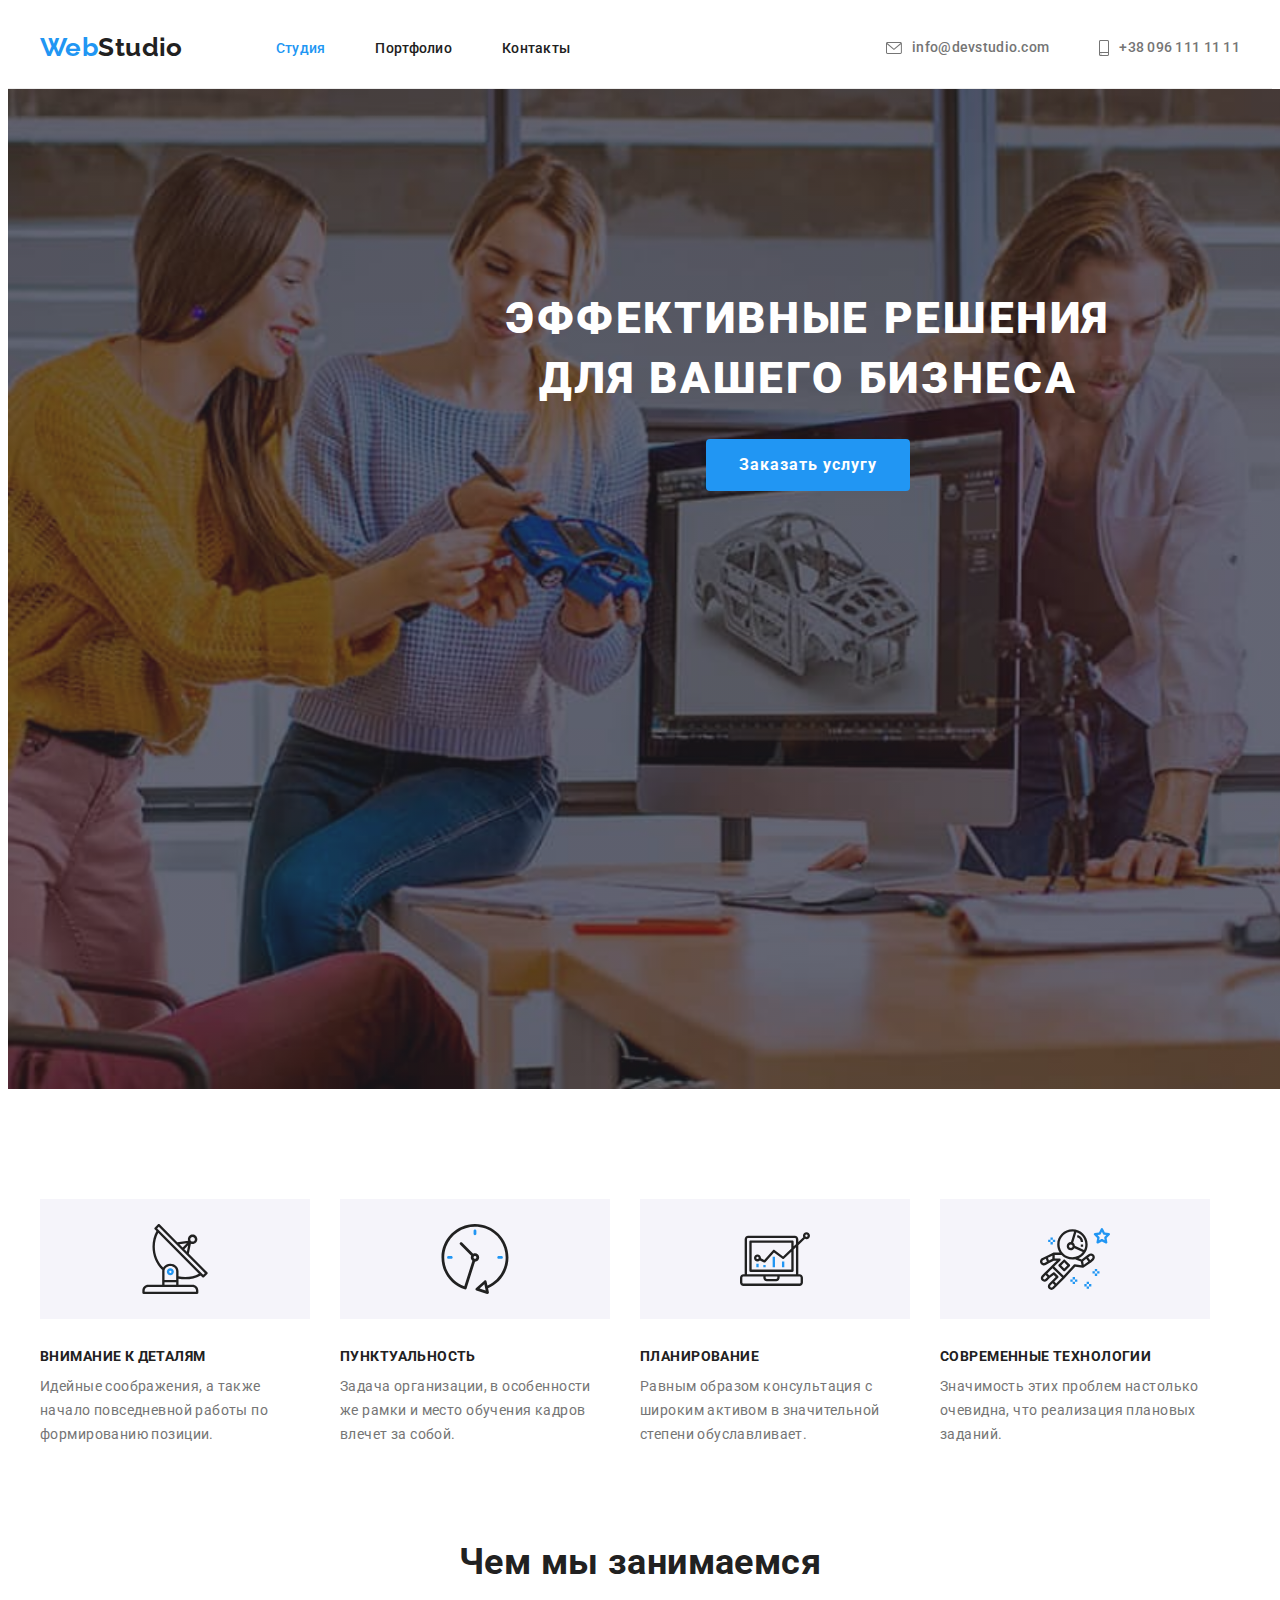
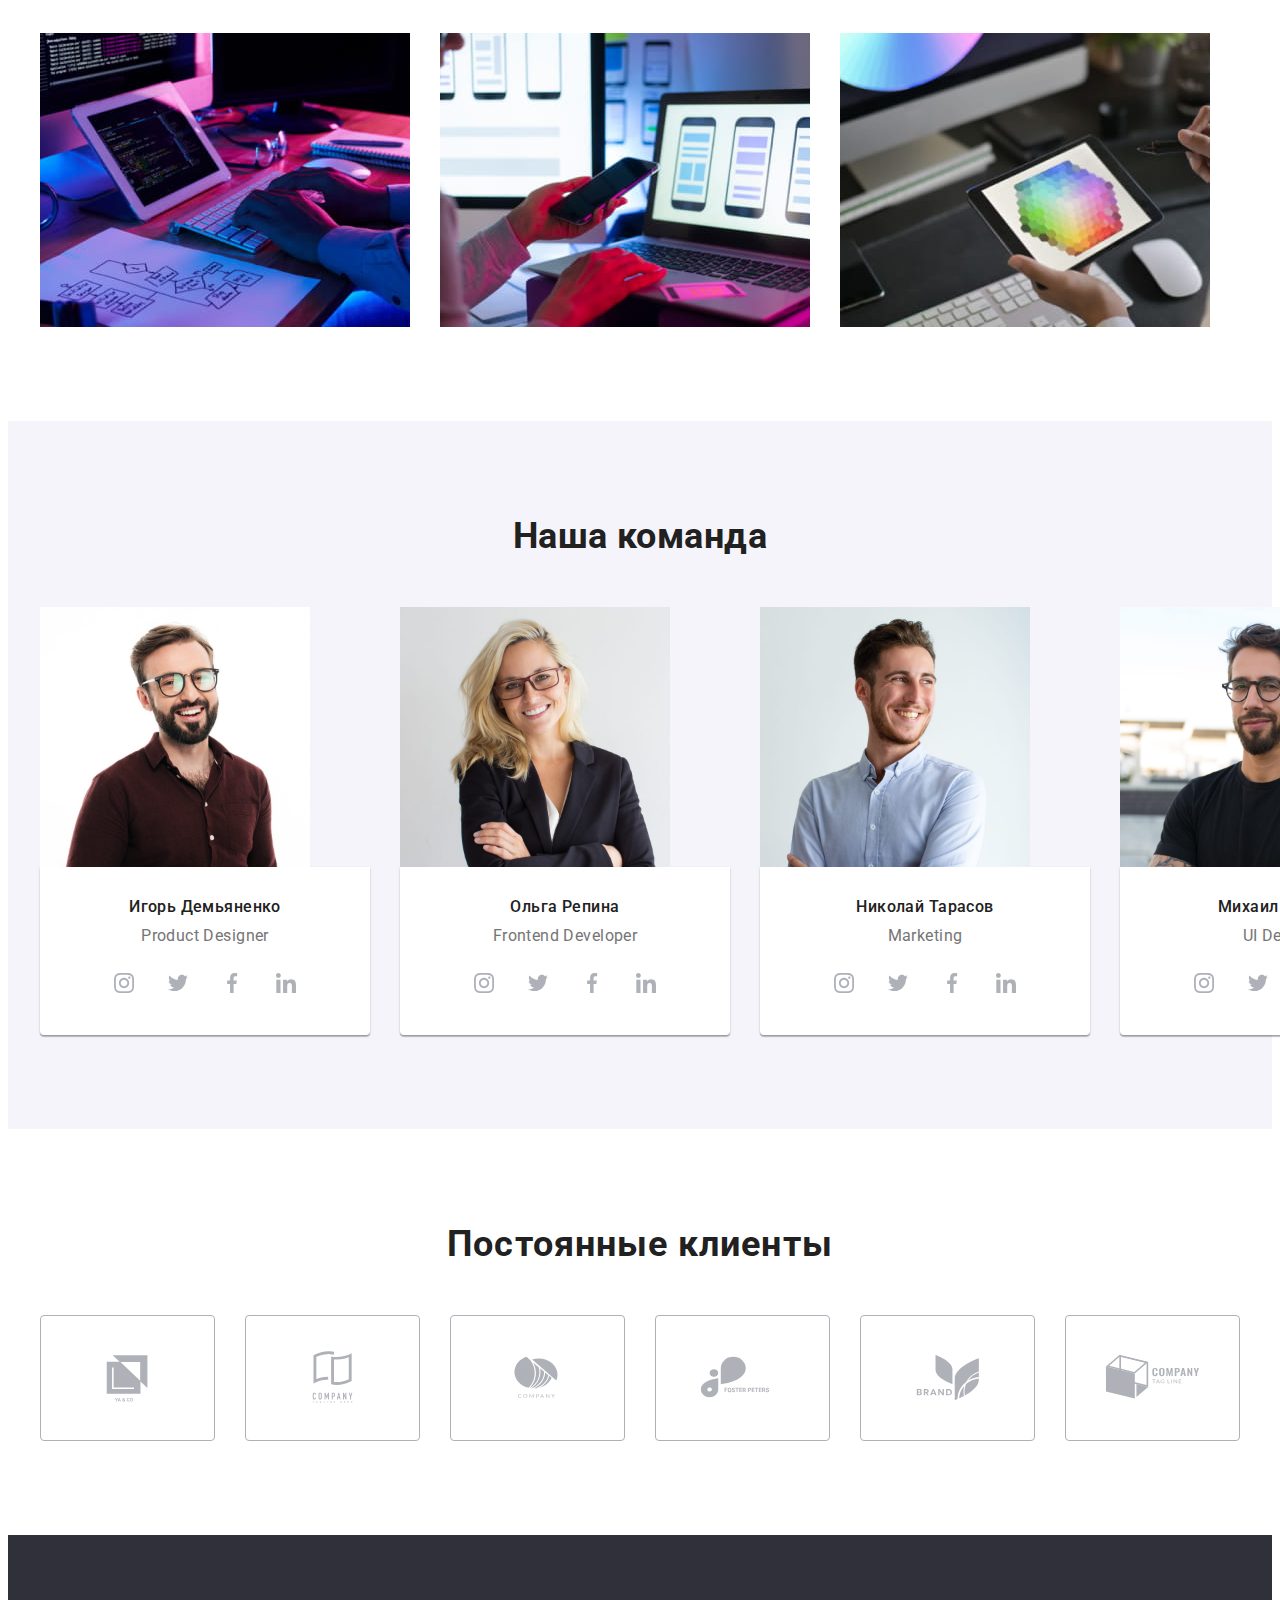
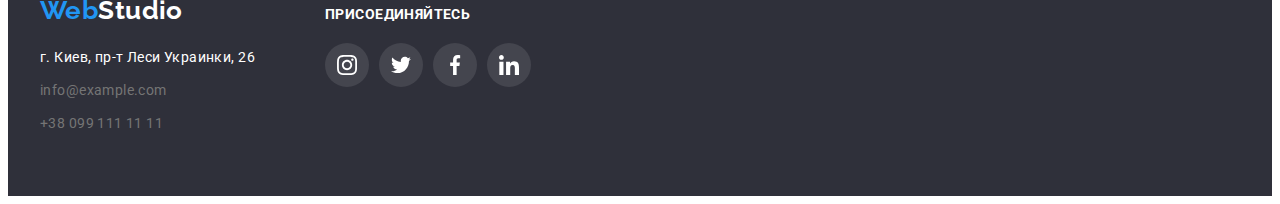
<file: index.html>
<!DOCTYPE html>
<html lang="ru">
<head>
    <meta charset="UTF-8">
    <meta http-equiv="X-UA-Compatible" content="IE=edge">
    <meta name="viewport" content="width=device-width, initial-scale=1.0">
    <title>Document</title>
    <link rel="preconnect" href="https://fonts.googleapis.com">
    <link rel="preconnect" href="https://fonts.gstatic.com" crossorigin>
    <link href="https://fonts.googleapis.com/css2?family=Raleway:wght@700&family=Roboto:wght@400;500;700;900&display=swap"
        rel="stylesheet">
    <link rel="stylesheet" href="https://cdnjs.cloudflare.com/ajax/libs/modern-normalize/1.1.0/modern-normalize.min.css"
        integrity="sha512-wpPYUAdjBVSE4KJnH1VR1HeZfpl1ub8YT/NKx4PuQ5NmX2tKuGu6U/JRp5y+Y8XG2tV+wKQpNHVUX03MfMFn9Q=="
        crossorigin="anonymous" referrerpolicy="no-referrer" />
    <link rel="stylesheet" href="./css/styles.css" />  
</head>
<body>
    
<header class="header">
    <div class="container">
    <nav class="header-nav">
        <a class="logo-link link" href="./index.html"><span class="logo-blue">Web</span>Studio</a>
        <ul class="header-list list">
            <li class="header-item"><a href="" class="header-link link current">Студия</a></li>
            <li class="header-item"><a href="./portfolio.html" class="header-link link">Портфолио</a></li>
            <li class="header-item"><a href="" class="header-link link">Контакты</a></li>
        </ul>
    </nav>
    <ul class="header-list-info list">
        <li class="header-item-info">
            <a class="header-info link" href="mailto:info@devstudio.com">
            <svg class="icon-email" width="16" height="12">
            <use href="./images/icons.svg#icon-email"></use>
            </svg>info@devstudio.com</a>
        </li>
        <li class="header-item-info">
            <a class="header-info link" href="tel:+380961111111">
            <svg class="icon-smartphone" width="10" height="16">
            <use href="./images/icons.svg#icon-smartphone"></use>
            </svg>+38 096 111 11 11</a></li>
    </ul>
    </div>
</header>
    
    <main>
    <section class="hero">
        <div class="container ">
        <h1 class="hero-title">Эффективные решения для вашего бизнеса</h1>
        <button type="button" class="hero-button">Заказать услугу</button>
        </div>
    </section>

    <section class="benefits section">
        <div class="container"> 
        <h2 class="benefits-title visually-hidden">Наши преимущества</h2>
        
        <ul class="benefits-svg-list list">
        <li class="benefits-svg-item">
            <svg class="icon-email" width="16" height="12"></svg>
            <use href="./images/icons.svg#icon-email"></use>
        </li>
        </ul>

        <ul class="benefits-list list"> 
            <li class="benefits-item">
                <div class="benefits-logo"><svg class="icon-benefits" width="70" height="70">
                <use href="./images/icons.svg#icon-antenna"></use></svg></div>
                <h3 class="benefits-item-text">Внимание к деталям</h3>
                <p class="benefits-text">Идейные соображения, а также начало повседневной работы по формированию позиции.</p>
            </li>
            <li class="benefits-item">
                <div class="benefits-logo"><svg class="icon-benefits" width="70" height="70">
                <use href="./images/icons.svg#icon-clock"></use></svg></div>
                <h3 class="benefits-item-text">Пунктуальность</h3>
                <p class="benefits-text">Задача организации, в особенности же рамки и место обучения кадров влечет за собой.</p>
            </li>
            <li class="benefits-item">
                <div class="benefits-logo"><svg class="icon-benefits" width="70" height="70">
                <use href="./images/icons.svg#icon-diagramm"></use></svg></div>
                <h3 class="benefits-item-text">Планирование</h3>
                <p class="benefits-text">Равным образом консультация с широким активом в значительной степени обуславливает.</p>
            </li>
            <li class="benefits-item">
                <div class="benefits-logo"><svg class="icon-benefits" width="70" height="70">
                <use href="./images/icons.svg#icon-astronaut"></use></svg></div>
                <h3 class="benefits-item-text">Современные технологии</h3>
                <p class="benefits-text">Значимость этих проблем настолько очевидна, что реализация плановых заданий.</p>
            </li>
        </ul>
        </div>
    </section>

    <section class="about section">
        <div class="container">
        <h2 class="about-title">Чем мы занимаемся</h2>
        <ul class="about-list list">
            <li class="about-item ">
                <img src="./images/img1.jpg" alt="Desktop Applications"
                width="370"
                height="294"/>
            </li>
            <li class="about-item">
                <img src="./images/img2.jpg" alt="Mobile applications"
                width="370"
                height="294"/>
            </li>
            <li class="about-item">
                <img src="./images/img3.jpg" alt="Design solutions"
                width="370"
                height="294"/>
            </li>
        </ul>
        </div>
    </section>

    <section class="team section">
        <div class="container">
        <h2 class="team-title">Наша команда</h2>
        <ul class="team-list list">
            <li class="team-item"> 
                <img src="./images/img.Igor.jpg" alt="Portrait of Igor"
                width="270"
                height="260"/>

                <div class="card-team">
                <h3 class="team-item-text">Игорь Демьяненко</h3>
                <p class="team-text">Product Designer</p>
                
                <ul class="team-soc-list list">
                    <li class="team-soc-item">
                        <a href="" class="team-soc-link link">
                        <svg class="team-soc-icon" width="20" height="20">
                        <use href="./images/icons.svg#icon-instagram-1"></use></svg></a>
                    </li>
                    <li class="team-soc-item">
                        <a href="" class="team-soc-link link">
                        <svg class="team-soc-icon" width="20" height="20">
                        <use href="./images/icons.svg#icon-twitter-1"></use></svg></a>
                    </li>
                    <li class="team-soc-item">
                        <a href="" class="team-soc-link link">
                        <svg class="team-soc-icon" width="20" height="20">
                        <use href="./images/icons.svg#icon-facebook-1"></use></svg></a>
                    </li>
                    <li class="team-soc-item">
                        <a href="" class="team-soc-link link">
                        <svg class="team-soc-icon" width="20" height="20">
                        <use href="./images/icons.svg#icon-linkedin-1"></use></svg></a>
                    </li>
                </ul>
                </div>
            </li>
            <li class="team-item">
                <img src="./images/img.Olga.jpg" alt="Portrait of Olga" 
                width="270" 
                height="260"/>

                <div class="card-team">
                <h3 class="team-item-text">Ольга Репина</h3>
                <p class="team-text">Frontend Developer</p>
                
                <ul class="team-soc-list list">
                    <li class="team-soc-item">
                        <a href="" class="team-soc-link link">
                        <svg class="team-soc-icon" width="20" height="20">
                        <use href="./images/icons.svg#icon-instagram-1"></use></svg></a>
                    </li>
                    <li class="team-soc-item">
                        <a href="" class="team-soc-link link">
                        <svg class="team-soc-icon" width="20" height="20">
                        <use href="./images/icons.svg#icon-twitter-1"></use></svg></a>
                    </li>
                    <li class="team-soc-item">
                        <a href="" class="team-soc-link link">
                        <svg class="team-soc-icon" width="20" height="20">
                        <use href="./images/icons.svg#icon-facebook-1"></use></svg></a>
                    </li>
                    <li class="team-soc-item">
                        <a href="" class="team-soc-link link">
                        <svg class="team-soc-icon" width="20" height="20">
                        <use href="./images/icons.svg#icon-linkedin-1"></use></svg></a>
                    </li>
                </ul>
                </div>
            </li>
            <li class="team-item">
                <img src="./images/img.Nicholas.jpg" alt="Portrait of Nicholas" 
                width="270" 
                height="260"/>

                <div class="card-team">
                <h3 class="team-item-text">Николай Тарасов</h3>
                <p class="team-text">Marketing</p>

                <ul class="team-soc-list list">
                    <li class="team-soc-item">
                        <a href="" class="team-soc-link link">
                        <svg class="team-soc-icon" width="20" height="20">
                        <use href="./images/icons.svg#icon-instagram-1"></use></svg></a>
                    </li>
                    <li class="team-soc-item">
                        <a href="" class="team-soc-link link">
                        <svg class="team-soc-icon" width="20" height="20">
                        <use href="./images/icons.svg#icon-twitter-1"></use></svg></a>
                    </li>
                    <li class="team-soc-item">
                        <a href="" class="team-soc-link link">
                        <svg class="team-soc-icon" width="20" height="20">
                        <use href="./images/icons.svg#icon-facebook-1"></use></svg></a>
                    </li>
                    <li class="team-soc-item">
                        <a href="" class="team-soc-link link">
                        <svg class="team-soc-icon" width="20" height="20">
                        <use href="./images/icons.svg#icon-linkedin-1"></use></svg></a>
                    </li>
                </ul>
                </div>
            </li>
            <li class="team-item">
                <img src="./images/img.Michael.jpg" alt="Portrait of Michael" 
                width="270" 
                height="260"/>

                <div class="card-team">
                <h3 class="team-item-text">Михаил Ермаков</h3>
                <p class="team-text">UI Designer</p>

                <ul class="team-soc-list list">
                    <li class="team-soc-item">
                        <a href="" class="team-soc-link link">
                        <svg class="team-soc-icon" width="20" height="20">
                        <use href="./images/icons.svg#icon-instagram-1"></use></svg></a>
                    </li>
                    <li class="team-soc-item">
                        <a href="" class="team-soc-link link">
                        <svg class="team-soc-icon" width="20" height="20">
                        <use href="./images/icons.svg#icon-twitter-1"></use></svg></a>
                    </li>
                    <li class="team-soc-item">
                        <a href="" class="team-soc-link link">
                        <svg class="team-soc-icon" width="20" height="20">
                        <use href="./images/icons.svg#icon-facebook-1"></use></svg></a>
                    </li>
                    <li class="team-soc-item">
                        <a href="" class="team-soc-link link">
                        <svg class="team-soc-icon" width="20" height="20">
                        <use href="./images/icons.svg#icon-linkedin-1"></use></svg></a>
                    </li>
                </ul>
                </div>
            </li>
        </ul>
        </div>
    </section>
    </main>

    <section class="clients section">
        <div class="container">
            <h2 class="clients-title">Постоянные клиенты</h2>
            <ul class="clients-list list">
                <li class="clients-item">
                    <a href="" class="icon-link link">
                        <svg class="clients-icon" width="106" height="60">
                            <use href="./images/icons.svg#icon-Logo"></use>
                        </svg></a>
                </li>
                <li class="clients-item">
                    <a href="" class="icon-link link">
                        <svg class="clients-icon" width="106" height="60">
                            <use href="./images/icons.svg#icon-Logo-1"></use>
                        </svg></a>
                </li>
                <li class="clients-item">
                    <a href="" class="icon-link link">
                        <svg class="clients-icon" width="106" height="60">
                            <use href="./images/icons.svg#icon-Logo-2"></use>
                        </svg></a>
                </li>
                <li class="clients-item">
                    <a href="" class="icon-link link">
                        <svg class="clients-icon" width="106" height="60">
                            <use href="./images/icons.svg#icon-Logo-4"></use>
                        </svg></a>
                </li>
                <li class="clients-item">
                    <a href="" class="icon-link link">
                        <svg class="clients-icon" width="106" height="60">
                            <use href="./images/icons.svg#icon-Logo-5"></use>
                        </svg></a>
                </li>
                <li class="clients-item">
                    <a href="" class="icon-link link">
                        <svg class="clients-icon" width="106" height="60">
                            <use href="./images/icons.svg#icon-Logo-6"></use>
                        </svg></a>
                </li>
            </ul>
        </div>
    </section>




    <footer class="footer">
        <div class="container">
        <div class="foot-first">
        <a class="logo-link-footer link" href="./index.html"><span class="logo-blue">Web</span>Studio</a>
        <address class="footer-adress">
        <ul class="footer-list list">
            <li class="footer-item"><a href="" class="footer-location link">г. Киев, пр-т Леси Украинки, 26</a></li>
            <li class="footer-item"><a href="mailto:info@example.com" class="footer-info link">info@example.com</a></li>
            <li class="footer-item"><a href="tel:+380991111111" class="footer-info link">+38 099 111 11 11</a></li>
        </ul>
        </address>
        </div>

        <div class="foot-title">
            <p class="soc-title">присоединяйтесь</p>
            <ul class="soc-list list">
                <li class="soc-item">
                    <a class="soc-logo-footer link">
                        <svg class="foot-soc-icon" width="20" height="20">
                        <use href="./images/icons.svg#icon-instagram-2"></use></svg>
                    </a>
                </li>
                <li class="soc-item">
                    <a class="soc-logo-footer link">
                        <svg class="foot-soc-icon" width="20" height="20">
                        <use href="./images/icons.svg#icon-twitter-2"></use></svg>
                    </a>
                </li>
                <li class="soc-item">
                    <a class="soc-logo-footer link">
                        <svg class="foot-soc-icon" width="20" height="20">
                        <use href="./images/icons.svg#icon-facebook-2"></use></svg>
                    </a>
                </li>
                <li class="soc-item">
                    <a class="soc-logo-footer link">
                        <svg class="foot-soc-icon" width="20" height="20">
                        <use href="./images/icons.svg#icon-linkedin-2"></use></svg>
                    </a>
                </li>
            </ul>
        </div>
        </div>

    </footer>
</body>
</html>
</file>
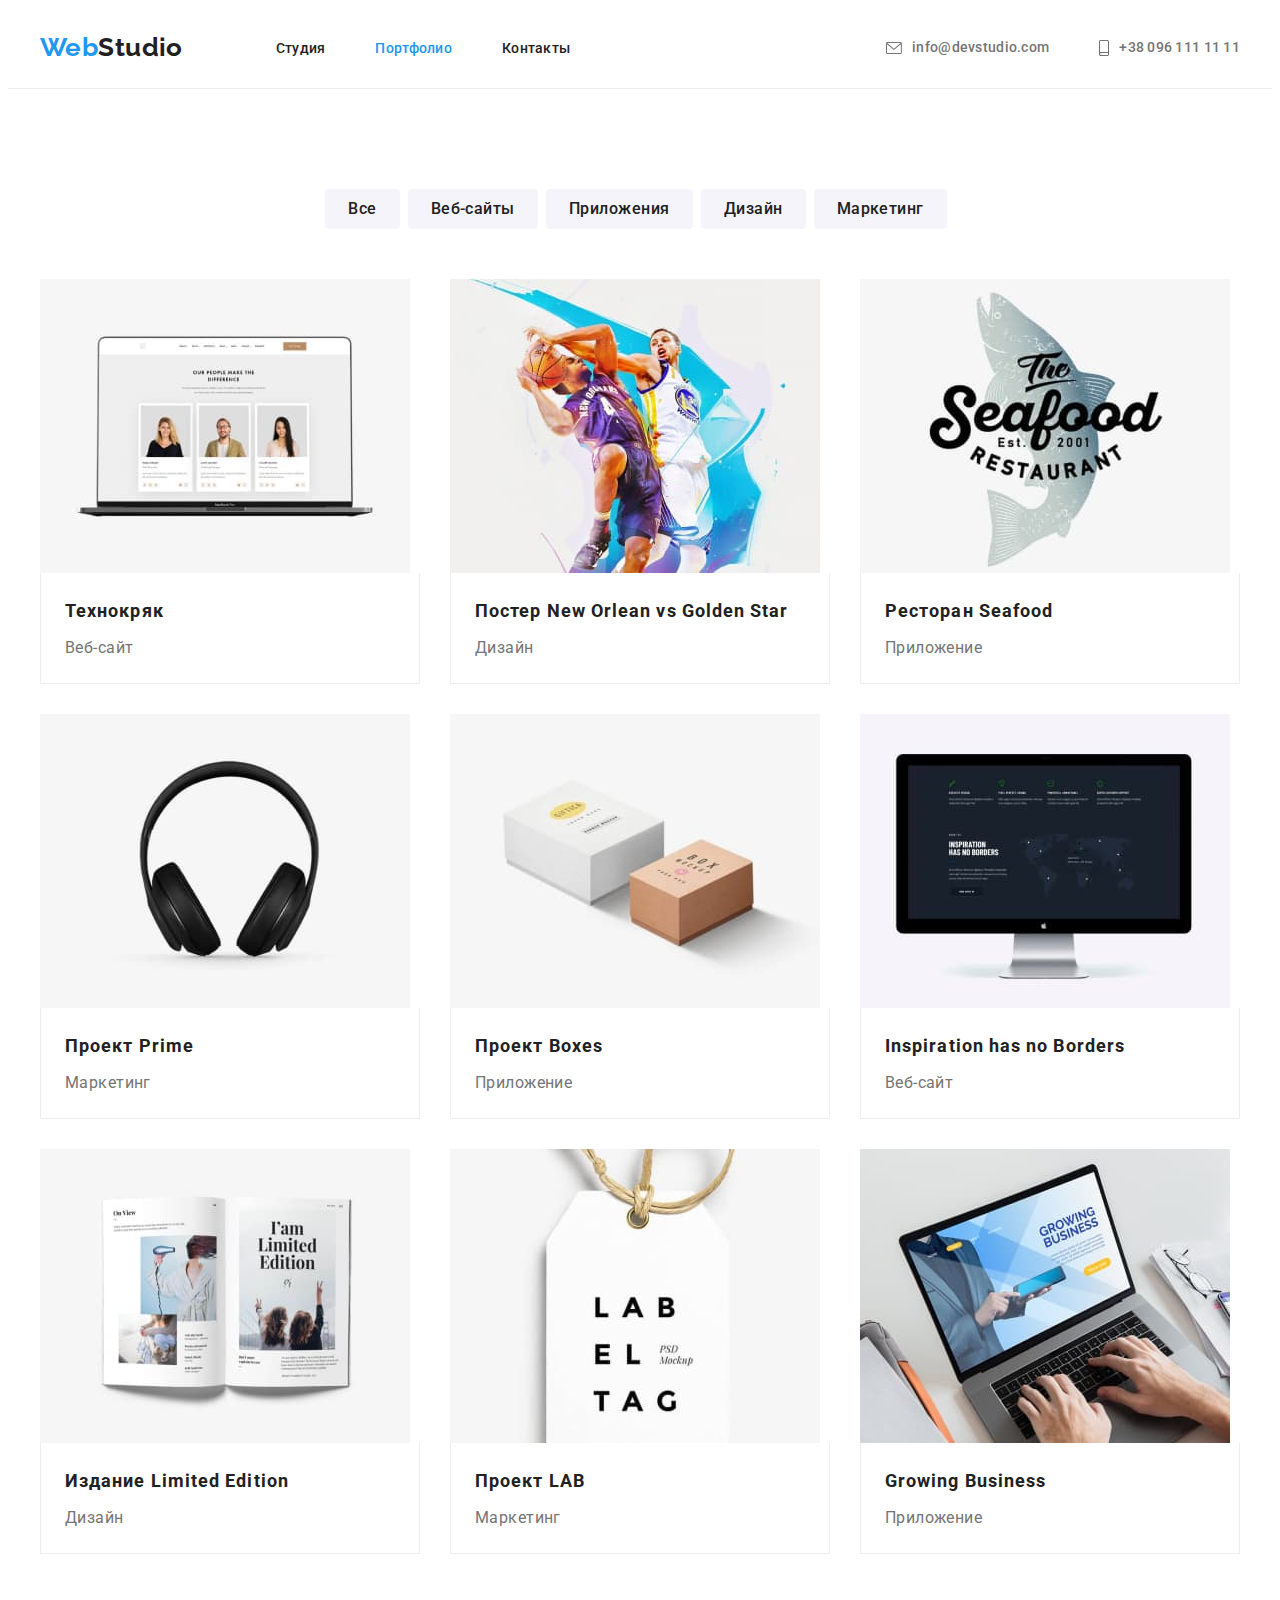
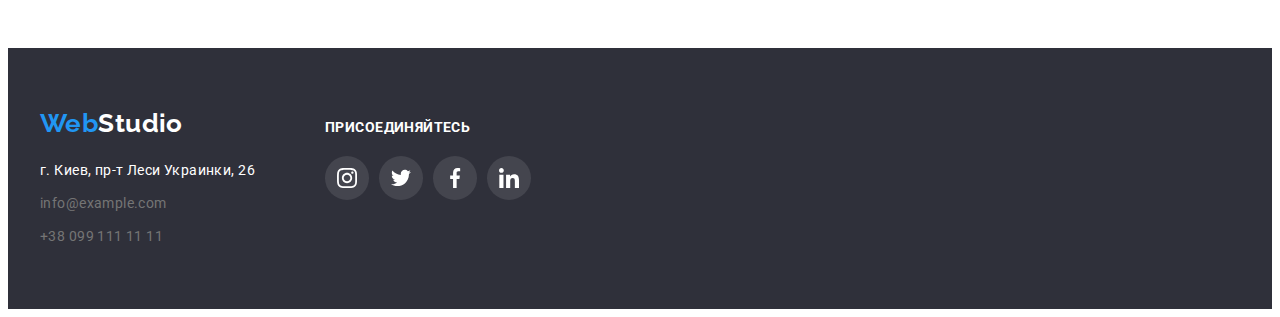
<file: portfolio.html>
<!DOCTYPE html>
<html lang="ru">
<head>
    <meta charset="UTF-8">
    <meta http-equiv="X-UA-Compatible" content="IE=edge">
    <meta name="viewport" content="width=device-width, initial-scale=1.0">
    <title>Document</title>
    <link href="https://fonts.googleapis.com/css2?family=Raleway:wght@700&family=Roboto:wght@400;500;700;900&display=swap"
        rel="stylesheet">
    <link rel="stylesheet" href="https://cdnjs.cloudflare.com/ajax/libs/modern-normalize/1.1.0/modern-normalize.min.css"
        integrity="sha512-wpPYUAdjBVSE4KJnH1VR1HeZfpl1ub8YT/NKx4PuQ5NmX2tKuGu6U/JRp5y+Y8XG2tV+wKQpNHVUX03MfMFn9Q=="
        crossorigin="anonymous" referrerpolicy="no-referrer" />
    <link rel="stylesheet" href="./css/styles.css" />
</head>
<body>
    <header class="header">
        <div class="container">
        <nav class="header-nav">
            <a class="logo-link link" href="./index.html"><span class="logo-blue">Web</span>Studio</a>
            <ul class="header-list list">
                <li class="header-item"><a href="./index.html" class="header-link link">Студия</a></li>
                <li class="header-item"><a href="" class="header-link link current">Портфолио</a></li>
                <li class="header-item"><a href="" class="header-link link">Контакты</a></li>
            </ul>
        </nav>
        <ul class="header-list-info list">
            <li class="header-item-info">
                <a class="header-info link" href="mailto:info@devstudio.com">
                    <svg class="icon-email" width="16" height="12">
                        <use href="./images/icons.svg#icon-email"></use>
                    </svg>info@devstudio.com</a>
            </li>
            <li class="header-item-info">
                <a class="header-info link" href="tel:+380961111111">
                    <svg class="icon-smartphone" width="10" height="16">
                        <use href="./images/icons.svg#icon-smartphone"></use>
                    </svg>+38 096 111 11 11</a>
            </li>
        </ul>
        </div>
    </header>

    <main>
        <section class="suggestions">
            <div class="container">
            <h1 class="suggestions-top-title visually-hidden">Предложения</h1>
            <ul class="suggestions-list list">
                <li class="suggestions-item"><button type="button" class="suggestions-button">Все</button></li>
                <li class="suggestions-item"><button type="button" class="suggestions-button">Веб-сайты</button></li>
                <li class="suggestions-item"><button type="button" class="suggestions-button">Приложения</button></li>
                <li class="suggestions-item"><button type="button" class="suggestions-button">Дизайн</button></li>
                <li class="suggestions-item"><button type="button" class="suggestions-button">Маркетинг</button></li>
            </ul>
                
                <ul class="suggestions-list-menu list">
                    <li class="suggestions-item-menu">
                        <div class="card-suggestions-hover">
                        <a href="" class="suggestion-link link">
                            <img src="./images/img4.jpg" alt="Web site" width="370" height="294">
        
                        <div class="card-suggestions">
                            <h2 class="title-menu">Технокряк</h2>
                            <p class="text-menu">Веб-сайт</p>
                        </div>
                        </a>
                        </div>
                    </li>
                    <li class="suggestions-item-menu">
                        <div class="card-suggestions-hover">
                        <a href="" class="suggestion-link link">
                            <img src="./images/img5.jpg" alt="Poster" width="370" height="294">
                        
                        <div class="card-suggestions">
                            <h2 class="title-menu">Постер New Orlean vs Golden Star</h2>
                            <p class="text-menu">Дизайн</p>
                        </div>
                        </a>
                        </div>
                    </li>
                    <li class="suggestions-item-menu">
                        <div class="card-suggestions-hover">
                        <a href="" class="suggestion-link link">
                            <img src="./images/img6.jpg" alt="Restaurant" width="370" height="294">
                           
                        <div class="card-suggestions">
                            <h2 class="title-menu">Ресторан Seafood</h2>
                            <p class="text-menu">Приложение</p>
                        </div>
                        </a>
                        </div>
                    </li>
                    <li class="suggestions-item-menu">
                        <div class="card-suggestions-hover">
                        <a href="" class="suggestion-link link">
                            <img src="./images/img7.jpg" alt="Prime Project" width="370" height="294">
                            
                        <div class="card-suggestions">
                            <h2 class="title-menu">Проект Prime</h2>
                            <p class="text-menu">Маркетинг</p>
                        </div>
                        </a>
                        </div>
                    </li>
                    <li class="suggestions-item-menu">
                        <div class="card-suggestions-hover">
                        <a href="" class="suggestion-link link">
                            <img src="./images/img8.jpg" alt="Boxes Project" width="370" height="294">
                            
                        <div class="card-suggestions">
                            <h2 class="title-menu">Проект Boxes</h2>
                            <p class="text-menu">Приложение</p>
                        </div>
                        </a>
                        </div>
                    </li>
                    <li class="suggestions-item-menu">
                        <div class="card-suggestions-hover">
                        <a href="" class="suggestion-link link">
                            <img src="./images/img9.jpg" alt="Site" width="370" height="294">
                            
                        <div class="card-suggestions">
                            <h2 class="title-menu">Inspiration has no Borders</h2>
                            <p class="text-menu">Веб-сайт</p>
                        </div>
                        </a>
                        </div>
                    </li>
                    <li class="suggestions-item-menu">
                        <div class="card-suggestions-hover">
                        <a href="" class="suggestion-link link">
                            <img src="./images/img10.jpg" alt="Design book" width="370" height="294">
                            
                        <div class="card-suggestions">
                            <h2 class="title-menu">Издание Limited Edition</h2>
                            <p class="text-menu">Дизайн</p>
                        </div>
                        </a>
                        </div>
                    </li>
                    <li class="suggestions-item-menu">
                        <div class="card-suggestions-hover">
                        <a href="" class="suggestion-link link">
                            <img src="./images/img11.jpg" alt="Marketing" width="370" height="294">
                            
                        <div class="card-suggestions">
                            <h2 class="title-menu">Проект LAB</h2>
                            <p class="text-menu">Маркетинг</p>
                        </div>
                        </a>
                        </div>
                    </li>
                    <li class="suggestions-item-menu">
                        <div class="card-suggestions-hover">
                        <a href="" class="suggestion-link link">
                            <img src="./images/img12.jpg" alt="Application" width="370" height="294">
                          
                        <div class="card-suggestions">
                            <h2 class="title-menu">Growing Business</h2>
                            <p class="text-menu">Приложение</p>
                        </div>
                        </a>
                        </div>
                    </li>
                </ul>
                </div>
        </section>
    </main>

    <footer class="footer">
        <div class="container">
        <div class="foot-first">
        <a class="logo-link-footer link" href="./index.html"><span class="logo-blue">Web</span>Studio</a>
        <address class="footer-adress">
            <ul class="footer-list list">
                <li class="footer-item "><a href="" class="footer-location link">г. Киев, пр-т Леси Украинки, 26</a></li>
                <li class="footer-item"><a href="mailto:info@example.com" class="footer-info link">info@example.com</a></li>
                <li class="footer-item"><a href="tel:+380991111111" class="footer-info link">+38 099 111 11 11</a></li>
            </ul>
        </address>
        </div>
        <div class="foot-title">
            <h2 class="soc-title">присоединяйтесь</h2>
            <ul class="soc-list list">
                <li class="soc-item">
                    <a class="soc-logo-footer link">
                        <svg class="foot-soc-icon" width="20" height="20">
                            <use href="./images/icons.svg#icon-instagram-2"></use>
                        </svg>
                    </a>
                </li>
                <li class="soc-item">
                    <a class="soc-logo-footer link">
                        <svg class="foot-soc-icon" width="20" height="20">
                            <use href="./images/icons.svg#icon-twitter-2"></use>
                        </svg>
                    </a>
                </li>
                <li class="soc-item">
                    <a class="soc-logo-footer link">
                        <svg class="foot-soc-icon" width="20" height="20">
                            <use href="./images/icons.svg#icon-facebook-2"></use>
                        </svg>
                    </a>
                </li>
                <li class="soc-item">
                    <a class="soc-logo-footer link">
                        <svg class="foot-soc-icon" width="20" height="20">
                            <use href="./images/icons.svg#icon-linkedin-2"></use>
                        </svg>
                    </a>
                </li>
            </ul>
        </div>
        </div>
    </footer>
</body>
</html>
</file>
<file: css/styles.css>
:root {
    --primary-text-color:#212121;;
    --title-text-color:#757575;
    --accent-color:#2196F3;
    --accent-white-color:#FFFFFF;
    --background-white: #FFFFFF;
    --background-primary-color:#E5E5E5;
    --background-top-color:#F5F4FA;
    --background-color:#2F303A;

    --card-set-gap: 30px;
    --card-shadow: 0px 1px 3px rgba(0, 0, 0, 0.12),
        0px 1px 1px rgba(0, 0, 0, 0.14),
        0px 2px 1px rgba(0, 0, 0, 0.2);
    --card-shadow-hover: 0px 1px 1px rgba(0, 0, 0, 0.12),
        0px 4px 4px rgba(0, 0, 0, 0.06),
        1px 4px 6px rgba(0, 0, 0, 0.16);
}

body {
    font-family: "Roboto", sans-serif;
    color: var(--primary-text-color);
    font-size: 14px;
    letter-spacing: 0.03em;
    background-color: var(--background-white);
}

.list {
    list-style: none;
    margin: 0;
    padding: 0;
}

.link {
    text-decoration: none;
}

.visually-hidden {
    position: absolute;
    white-space: nowrap;
    width: 1px;
    height: 1px;
    overflow: hidden;
    margin: -1px;
    border: 0;
    padding: 0;
    clip-path: inset(50%);
    clip: rect(0 0 0 0);
  }


  h1,
  h2,
  h3,
  p,
  ul {
      margin-top: 0;
      margin-bottom: 0;}

  img {
    display: block;
    max-width: 100%;
    height: auto; }

  .container {
      width: 1200px;
      margin: 0 auto;
      padding-left: 15px;
      padding-right: 15px;
  }

  .section {
      padding-top: 94px;
      padding-bottom: 94px;
  }

/*-----------HEADER-----------*/

.header {
    background: var(--background-white);
    border-bottom: 1px solid #ECECEC;
}

.header .container {
    display: flex;
    align-items: center;
}

.header-nav {
    display: flex;
}

.header-list {
    display: flex;
    align-items: center;
}

.header-list-info {
    display: flex;
    align-items: center;
    margin-left: auto;
}

.header-item:not(:last-child) {
    margin-right: 50px;
}

.logo-link {
    padding-top: 24px;
    padding-bottom: 25px;
    margin-right: 93px;
    font-family: 'Raleway', sans-serif;
    font-style: normal;
    font-weight: 700;
    font-size: 26px;
    line-height: 1.19;
    color: var(--primary-text-color);
}

.logo-blue {
    font-family: 'Raleway', sans-serif;
    font-style: normal;
    font-weight: 700;
    font-size: 26px;
    line-height: 1.19;
    color: var(--accent-color);
}

.header-link {
    padding-top: 32px;
    padding-bottom: 32px;
    font-weight: 500;
    line-height: 1.14;
    letter-spacing: 0.02em;
    color: var(--primary-text-color); 
}

.header-list-info {
    margin-left: auto;
}

.icon-email {
    margin-right: 10px;
    fill: currentColor;
}

.icon-smartphone {
    margin-right: 10px;
    fill: currentColor;
}

.header-info {
    padding-top: 32px;
    padding-bottom: 32px;
    padding-left: 50px;
    font-weight: 500;
    line-height: 1.14;
    letter-spacing: 0.02em;
    color: var(--title-text-color);
    display: flex;
    align-items: center;
    justify-content: center;
}

.header-info:hover,
.header-info:focus {
    color: var(--accent-color);
}

.current {
    color: var(--accent-color);
}


.header-item-info:hover,
.header-item-info:focus {
    color: var(--accent-color);}

/*.icon-email:hover,
.icon-email:focus,
.icon-smartphone:hover,
.icon-smartphone:focus {
    fill: currentColor;
}*/


/*-----------HERO-----------*/

.hero {
    background-color: var(--background-color);
    display: flex;
    text-align: center;
    padding-top: 200px;
    padding-bottom: 200px;
    margin-left: auto;
    margin-right: auto;
    height: 600px;
    width: 1600px;

    background-image: linear-gradient(
        rgba(47, 48, 58, 0.4), rgba(47, 48, 58, 0.4)),
    url(../images/bc-hero.jpg);
    background-repeat: no-repeat;
    background-position: center;
    background-size: cover;
}

.hero-title {
    width: 698px;
    margin: 0 auto;
    font-weight: 900;
    font-size: 44px;
    line-height: 1.36;
    letter-spacing: 0.06em;
    text-transform: uppercase;
    color: var(--accent-white-color);
}

.hero-button {
    margin-top: 30px;
    font-family: inherit;
    cursor: pointer;
    font-weight: 700;
    font-size: 16px;
    line-height: 1.88;
    display: inline-block;
    align-items: center;
    text-align: center;
    letter-spacing: 0.06em;

    border-radius: 4px;
    padding: 10px 32px;
    min-width: 200px;

    color: var(--accent-white-color); 
    background: var(--accent-color);
    border: 1px solid transparent;
}

/*-----------BENEFITS-----------*/

.benefits-list {
    display: flex;
}

.benefits-item {
    width: 270px;
    margin-right: 30px;
}

.benefits-item:nth-child(4n) {
    margin-right: 0;
}

.benefits-logo {
    display: flex;
    align-items: center;
    justify-content: center;
    background-color: var(--background-top-color);
    width: 270px;
    height: 120px;
}

.benefits-item-text {
    margin-top: 30px;
    margin-bottom: 10px;
    font-weight: 700;
    font-size: 14px;
    line-height: 1.14;
    letter-spacing: 0.03em;
    text-transform: uppercase;
    color: var(--primary-text-color);
}

.benefits-text {
    line-height: 1.71;
    color: var(--title-text-color);
}

/*-----------ABOUT-----------*/

.about {
    padding-top: 0;
}

.about-list {
    display: flex;
}

.about-item {
    margin-right: 30px;
}

.about-item:nth-child(3n) {
    margin-right: 0;}

.about-title {
    margin-bottom: 50px;

    font-weight: 700;
    font-size: 36px;
    line-height: 1.17;
    text-align: center;
    color: var(--primary-text-color);
}

/*-----------TEAM-----------*/

.team {
    background: var(--background-top-color);
}

.team-title {
    font-weight: 700;
    font-size: 36px;
    line-height: 1.17;
    text-align: center;
    color: var(--primary-text-color);
}

.team-item-text {
    margin-bottom: 10px;

    font-weight: 500;
    font-size: 16px;
    line-height: 1.19;
    color: var(--primary-text-color);
}

.team-text {
    font-size: 16px;
    line-height: 1.19;
    color: var(--title-text-color);
    margin-bottom: 16px;
}

.team-list {
    display: flex;
    margin-top: 50px;
    margin-right: calc(-1 * var(--card-set-gap));
}

.team-list > .team-item {
    flex-basis: calc(100% / 4 - var(--card-set-gap));
    margin-right: 30px;
}

.team-item:nth-child(4n) {
    margin-right: 0;
}

.team-soc-list {
    display: flex;
    justify-content: center;
    list-style: none;
}

.team-soc-item {
    width: 44px;
    height: 44px;
    margin-right: 10px;
}

.team-soc-item:last-child {
    margin-right: 0;
}

.team-soc-link {
    width: 100%;
    height: 100%;
    border-radius: 50%;
    display: flex;
    align-items: center;
    justify-content: center;
    fill: #AFB1B8;
}

.team-soc-link:hover,
.team-soc-link:focus {
    background-color: var(--accent-color);
    fill: var(--background-white);
}

.card-team {
    width: 270px;
    padding: 30px;
    text-align: center;
    box-shadow: var(--card-shadow);
    border-radius: 0px 0px 4px 4px;
    overflow: hidden;
    background: var(--background-white);
}

/*-----------CLIENTS-----------*/

.clients-title {
    font-weight: 700;
    font-size: 36px;
    line-height: 1.17;
    text-align: center;
    letter-spacing: 0.03em;
    color: var(--primary-text-color);
}

.clients-list {
    margin-top: 50px;
    display: flex;
    align-items: center;
}

.clients-item {
    width: 170px;
    height: 92px;
    border: 1px solid #AFB1B8;
    border-radius: 4px;
    padding: 16px 32px;
}

.clients-item:hover, 
.clients-item:focus {
    border-color: var(--accent-color);
}

.icon-link {
    width: 100%;
    height: 100%;
    display: flex;
    justify-content: center;
    align-items: center;
    fill: #AFB1B8;
}

.clients-item {
    margin-right: 30px;
}

.clients-item:nth-child(6n) {
    margin-right: 0;
}

.icon-link:hover,
.icon-link:focus {
    fill: var(--accent-color);
    border-color: var(--accent-color);
}



/*-----------FOOTER-----------*/

.footer {
    background: var(--background-color);
    display: flex;
    align-items: baseline;
    padding-top: 60px;
    padding-bottom: 60px;
 }


.footer .container {
    display: flex;
    align-items: baseline;
}

.footer-adress {
    text-decoration: none;
}

.footer-location {
    display: block;
    margin-top: 20px;
    font-style: normal;
    line-height: 1.71;
    color: var(--accent-white-color);
}

.footer-info {
    display: block;
    margin-top: 9px;
    font-style: normal;
    line-height: 1.71;
    color: var(--title-text-color);
}

.footer-item > .footer-info {
    margin-bottom: 0;
}

.footer-info:hover,
.footer-info:focus
.footer-location:hover,
.footer-location:focus {
    color: var(--accent-color);
}


.foot-title {
    margin-left: 70px;
}

.soc-title {
    margin-bottom: 20px;
    align-items: baseline;
}

.soc-title {
    display: flex;
    font-weight: 700;
    font-size: 14px;
    line-height: 1.14;
    letter-spacing: 0.03em;
    text-transform: uppercase;
    color: var(--background-white);
}

.soc-list {
    display: flex;
    justify-content: center;
    list-style: none;
}

.soc-item {
    width: 44px;
    height: 44px;
    margin-right: 10px;
}

.soc-item:last-child {
    margin-right: 0;
}

.soc-logo-footer {
    width: 100%;
    height: 100%;
    border-radius: 50%;
    display: flex;
    align-items: center;
    justify-content: center;
    fill: var(--background-white);
    background: rgba(255, 255, 255, 0.1);
}

.soc-logo-footer:hover,
.soc-logo-footer:focus {
    background-color: var(--accent-color);
    fill: var(--background-white);
}

/*-----------SUGGESTIONS-----------*/

.suggestions {
    padding-top: 100px;
    padding-bottom: 94px;}

.suggestions-button {
    font-family: inherit;
    font-style: normal;
    cursor: pointer;
    font-weight: 500;
    font-size: 16px;
    line-height: 1.62;
    text-align: center;
    letter-spacing: 0.03em;

    border-radius: 4px;
    border: 1px solid transparent;
    padding: 6px 22px;
    margin-right: 8px;

    color: var(--primary-text-color);
    background: var(--background-top-color);
}

.suggestions-button:hover,
.suggestions-button:focus {
    color: var(--accent-white-color);
    background: var(--accent-color);
    box-shadow: 0px 3px 1px rgba(0, 0, 0, 0.1), 0px 1px 2px rgba(0, 0, 0, 0.08), 0px 2px 2px rgba(0, 0, 0, 0.12);
}

.suggestions-list {
    margin-bottom: 50px;
    display: flex;
    justify-content: center;
}

.title-menu {
    font-weight: 700;
    font-size: 18px;
    line-height: 2.0;
    letter-spacing: 0.06em;
    color: var(--primary-text-color);
}

.text-menu {
    margin-top: 4px;
    font-size: 16px;
    line-height: 1.88;
    color: var(--title-text-color);
}

.suggestions-list-menu {
    display: flex;
    list-style: none;
    flex-wrap: wrap;
    margin-right: calc(-1 * var(--card-set-gap));
    margin-top: calc(-1 * var(--card-set-gap));
}

.suggestions-list-menu > .suggestions-item-menu {
    flex-basis: calc(100% / 3 - var(--card-set-gap));
    margin-right: var(--card-set-gap);
    margin-top: var(--card-set-gap);
}

.suggestions-item-menu:nth-child(3n) {
    margin-right: 0;}

.card-suggestions {
    border-right: 1px solid #EEEEEE;
    border-left: 1px solid #EEEEEE;
    border-bottom: 1px solid #EEEEEE;
    padding: 20px 24px;
}

.suggestion-link {
    display: block;
}

.suggestion-link:hover {
    box-shadow: var(--card-shadow-hover);
}

/*-----------FOOTER-TWO----------*/

.logo-link-footer {
    align-items: center;
    margin-bottom: 20px;
    font-family: 'Raleway', sans-serif;
    font-style: normal;
    font-weight: 700;
    font-size: 26px;
    line-height: 1.19;
    color: var(--accent-white-color);
}
</file>
